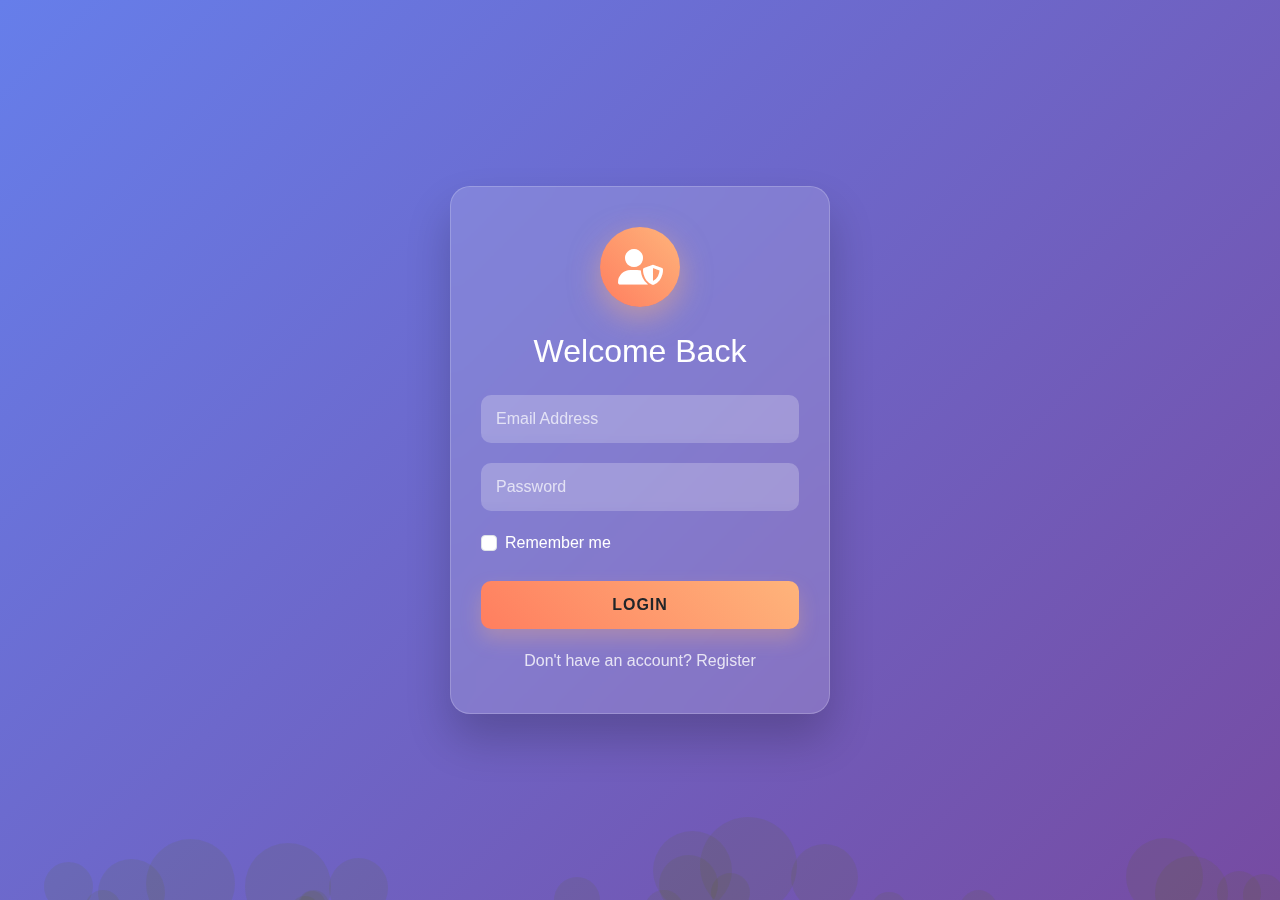
<file: index.html>
<!DOCTYPE html>
<html lang="en">
<head>
    <meta charset="UTF-8">
    <meta name="viewport" content="width=device-width, initial-scale=1.0">
    <title>LEE_shop</title>
    <link rel="icon" href="assets/images/a-svgrepo-com.svg">
    <!-- Bootstrap 5 CSS -->
    <link href="https://cdn.jsdelivr.net/npm/bootstrap@5.3.0/dist/css/bootstrap.min.css" rel="stylesheet">
    <!-- Font Awesome -->
    <link rel="stylesheet" href="https://cdnjs.cloudflare.com/ajax/libs/font-awesome/6.4.0/css/all.min.css">
    <!-- Animate.css -->
    <link rel="stylesheet" href="https://cdnjs.cloudflare.com/ajax/libs/animate.css/4.1.1/animate.min.css">
    <style>
        body {
            background: linear-gradient(135deg, #667eea 0%, #764ba2 100%);
            min-height: 100vh;
            display: flex;
            justify-content: center;
            align-items: center;
            perspective: 1000px;
            overflow: hidden;
            font-family: 'Segoe UI', Tahoma, Geneva, Verdana, sans-serif;
        }
        
        .card-3d {
            width: 380px;
            border-radius: 20px;
            background: rgba(255, 255, 255, 0.15);
            backdrop-filter: blur(10px);
            border: 1px solid rgba(255, 255, 255, 0.2);
            box-shadow: 0 25px 45px rgba(0, 0, 0, 0.2);
            transform-style: preserve-3d;
            transition: transform 0.5s ease;
            padding: 40px 30px;
        }
        
        .card-3d:hover {
            transform: rotateY(5deg) rotateX(5deg) translateZ(20px);
            box-shadow: 0 30px 50px rgba(0, 0, 0, 0.3);
        }
        
        .logo {
            width: 80px;
            height: 80px;
            background: linear-gradient(45deg, #ff7e5f, #feb47b);
            border-radius: 50%;
            display: flex;
            justify-content: center;
            align-items: center;
            margin: 0 auto 25px;
            box-shadow: 0 10px 30px rgba(254, 180, 123, 0.5);
            transform: translateZ(30px);
        }
        
        .logo i {
            font-size: 36px;
            color: white;
        }
        
        .form-control {
            background: rgba(255, 255, 255, 0.1);
            border: none;
            border-radius: 10px;
            padding: 12px 15px;
            color: white;
            margin-bottom: 20px;
            backdrop-filter: blur(5px);
            transform: translateZ(20px);
            transition: all 0.3s ease, transform 0.5s ease;
        }
        
        .form-control::placeholder {
            color: rgba(255, 255, 255, 0.7);
        }
        
        .form-control:focus {
            background: rgba(255, 255, 255, 0.2);
            color: white;
            box-shadow: 0 0 15px rgba(255, 255, 255, 0.4);
            transform: translateZ(25px);
        }
        
        .btn-login {
        background: linear-gradient(45deg, #ff7e5f, #feb47b);
            border: none;
            border-radius: 10px;
            padding: 12px;
            font-weight: 600;
            letter-spacing: 1px;
            width: 100%;
            margin-top: 10px;
            transform: translateZ(25px);
            box-shadow: 0 10px 20px rgba(254, 180, 123, 0.3);
            transition: all 0.5s ease;
            position: relative;
            overflow: hidden;
            z-index: 1;
        }
        
        .btn-login::before {
            content: '';
            position: absolute;
            top: 0;
            left: -100%;
            width: 100%;
            height: 100%;
            background: linear-gradient(90deg, transparent, rgba(255,255,255,0.2), transparent);
            transition: all 0.7s ease;
            z-index: -1;
        }
        
        .btn-login:hover::before {
            left: 100%;
        }
        
        .btn-login:hover {
            transform: translateZ(25px) translateY(-3px);
            background: linear-gradient(45deg, #221c1b, #015837, #a04a5f, #feb47b);
            color: white;
            padding: 14px;
            box-shadow: 0 15px 30px rgba(254, 180, 123, 0.6);
        }
        
        .link-register {
            color: rgba(255, 255, 255, 0.8);
            text-decoration: none;
            display: block;
            text-align: center;
            margin-top: 20px;
            transform: translateZ(15px);
            transition: all 0.3s;
        }
        
        .link-register:hover {
            color: white;
            transform: translateZ(15px) scale(1.05);
        }
        
        .floating-bubbles {
            position: absolute;
            width: 100%;
            height: 100%;
            top: 0;
            left: 0;
            z-index: -1;
            overflow: hidden;
        }
        
        .bubble {
            position: absolute;
            background: rgba(89, 112, 3, 0.1);
            border-radius: 50%;
            animation: float 15s infinite linear;
        }
        
        @keyframes float {
            0% {
                transform: translateY(0) rotate(0deg) translateZ(0);
                opacity: 1;
            }
            50% {
                transform: translateY(-500px) rotate(180deg) translateZ(100px);
                opacity: 0.7;
            }
            100% {
                transform: translateY(-1000px) rotate(360deg) translateZ(0);
                opacity: 0;
            }
        }
        
        /* Loading spinner */
        .spinner {
            display: none;
            width: 20px;
            height: 20px;
            border: 3px solid rgba(255,255,255,.3);
            border-radius: 50%;
            border-top-color: white;
            animation: spin 1s ease-in-out infinite;
            margin: 0 auto;
        }
        
        @keyframes spin {
            to { transform: rotate(360deg); }
        }
        
        /* Toast notification */
        .toast-container {
            position: fixed;
            top: 20px;
            right: 20px;
            z-index: 1100;
        }
        
        /* Responsive adjustments */
        @media (max-width: 576px) {
            .card-3d {
                width: 90%;
                padding: 20px 15px;
            }
            
            .logo {
                width: 60px;
                height: 60px;
            }
        }
    </style>
</head>
<body>
    <div class="floating-bubbles">
        <!-- Bubbles will be added dynamically by JS -->
    </div>
    
    <!-- Toast Notification Container -->
    <div class="toast-container"></div>
    
    <div class="card-3d wow animate__animated animate__zoomIn">
        <div class="logo wow animate__animated animate__bounceIn">
            <i class="fas fa-user-shield"></i>
        </div>
        <h2 class="text-center text-white mb-4 wow animate__animated animate__fadeInDown" style="transform: translateZ(25px);">Welcome Back</h2>
        
        <form id="loginForm" class="needs-validation" novalidate>
            <div class="mb-3 wow animate__animated animate__fadeInLeft" data-wow-delay="0.1s">
                <input type="email" class="form-control" id="email" placeholder="Email Address" required>
                <div class="invalid-feedback">
                    Please provide a valid email address
                </div>
            </div>
            <div class="mb-3 wow animate__animated animate__fadeInRight" data-wow-delay="0.1s">
                <input type="password" class="form-control" id="password" placeholder="Password" required>
                <div class="invalid-feedback">
                    Please enter your password
                </div>
            </div>
            <div class="mb-3 form-check wow animate__animated animate__fadeIn" data-wow-delay="0.2s">
                <input type="checkbox" class="form-check-input" id="rememberMe">
                <label class="form-check-label text-white" for="rememberMe" style="transform: translateZ(15px);">Remember me</label>
            </div>
            <button type="submit" class="btn btn-login wow animate__animated animate__fadeInUp" data-wow-delay="0.3s" id="loginBtn">
                <span id="loginText">LOGIN</span>
                <span class="spinner" id="spinner"></span>
            </button>
            <a href="register.html" class="link-register wow animate__animated animate__fadeIn" data-wow-delay="0.4s">Don't have an account? Register</a>
        </form>
    </div>

    <!-- Bootstrap 5 JS Bundle with Popper -->
    <script src="https://cdn.jsdelivr.net/npm/bootstrap@5.3.0/dist/js/bootstrap.bundle.min.js"></script>
    <!-- Wow.js -->
    <script src="https://cdnjs.cloudflare.com/ajax/libs/wow/1.1.2/wow.min.js"></script>
    
    <script>
        // Initialize wow.js
        new WOW().init();
        
        // Create floating bubbles
        const bubblesContainer = document.querySelector('.floating-bubbles');
        for (let i = 0; i < 25; i++) {
            const bubble = document.createElement('div');
            bubble.classList.add('bubble');
            
            // Random size between 10px and 100px
            const size = Math.random() * 90 + 10;
            bubble.style.width = `${size}px`;
            bubble.style.height = `${size}px`;
            
            // Random position
            bubble.style.left = `${Math.random() * 100}%`;
            bubble.style.bottom = `${Math.random() * 20 - 30}px`;
            
            // Random animation duration
            bubble.style.animationDuration = `${Math.random() * 20 + 10}s`;
            bubble.style.animationDelay = `${Math.random() * 5}s`;
            
            bubblesContainer.appendChild(bubble);
        }

        // Function to show toast notification
        function showToast(message, type = 'success') {
            const toastContainer = document.querySelector('.toast-container');
            const toastEl = document.createElement('div');
            toastEl.className = `toast show align-items-center text-white bg-${type} border-0`;
            toastEl.setAttribute('role', 'alert');
            toastEl.setAttribute('aria-live', 'assertive');
            toastEl.setAttribute('aria-atomic', 'true');
            
            toastEl.innerHTML = `
                <div class="d-flex">
                    <div class="toast-body">
                        ${message}
                    </div>
                    <button type="button" class="btn-close btn-close-white me-2 m-auto" data-bs-dismiss="toast" aria-label="Close"></button>
                </div>
            `;
            
            toastContainer.appendChild(toastEl);
            
            // Auto remove after 5 seconds
            setTimeout(() => {
                toastEl.classList.remove('show');
                setTimeout(() => toastEl.remove(), 300);
            }, 5000);
        }

        // Login form handling
        document.getElementById('loginForm').addEventListener('submit', function(e) {
            e.preventDefault();
            e.stopPropagation();
            
            const form = this;
            const email = document.getElementById('email').value;
            const password = document.getElementById('password').value;
            const loginBtn = document.getElementById('loginBtn');
            const loginText = document.getElementById('loginText');
            const spinner = document.getElementById('spinner');
            
            // Validate form
            if (!form.checkValidity()) {
                form.classList.add('was-validated');
                return;
            }
            
            // Show loading state
            loginBtn.disabled = true;
            loginText.style.display = 'none';
            spinner.style.display = 'block';
            
            // Add pulse animation to card
            document.querySelector('.card-3d').classList.add('animate__animated', 'animate__pulse');
            
            // Simulate authentication (replace with real authentication)
            setTimeout(() => {
                // Check if admin (for demo purposes)
        if (email === 'admin@example.com' && password === 'admin123') {
                    showToast('Login successful! Redirecting to dashboard...', 'success');
                    // Redirect to dashboard for admin
                    setTimeout(() => window.location.href = 'dashboard.html', 2000);
                } else if (email && password) {
                    showToast('Login successful! Redirecting to home page...', 'success');
                    // Redirect to home for regular users
                    setTimeout(() => window.location.href = 'home.html', 2000);
                } else {
                    showToast('Invalid email or password', 'danger');
                    // Reset button state
                    loginBtn.disabled = false;
                    loginText.style.display = 'inline';
                    spinner.style.display = 'none';
                    document.querySelector('.card-3d').classList.remove('animate__pulse');
                }
            }, 1500);
        });

        // Check if there's saved login data (remember me)
        document.addEventListener('DOMContentLoaded', function() {
            const rememberMe = localStorage.getItem('rememberMe') === 'true';
            if (rememberMe) {
                document.getElementById('rememberMe').checked = true;
                const savedEmail = localStorage.getItem('email');
                const savedPassword = localStorage.getItem('password');
                if (savedEmail) document.getElementById('email').value = savedEmail;
                if (savedPassword) document.getElementById('password').value = savedPassword;
            }
        });

        // Handle remember me functionality
        document.getElementById('rememberMe').addEventListener('change', function() {
            const email = document.getElementById('email').value;
            const password = document.getElementById('password').value;
            
            if (this.checked && email && password) {
                localStorage.setItem('rememberMe', 'true');
                localStorage.setItem('email', email);
                localStorage.setItem('password', password);
            } else {
                localStorage.removeItem('rememberMe');
                localStorage.removeItem('email');
                localStorage.removeItem('password');
            }
        });
    </script>
</body>
</html>
</file>
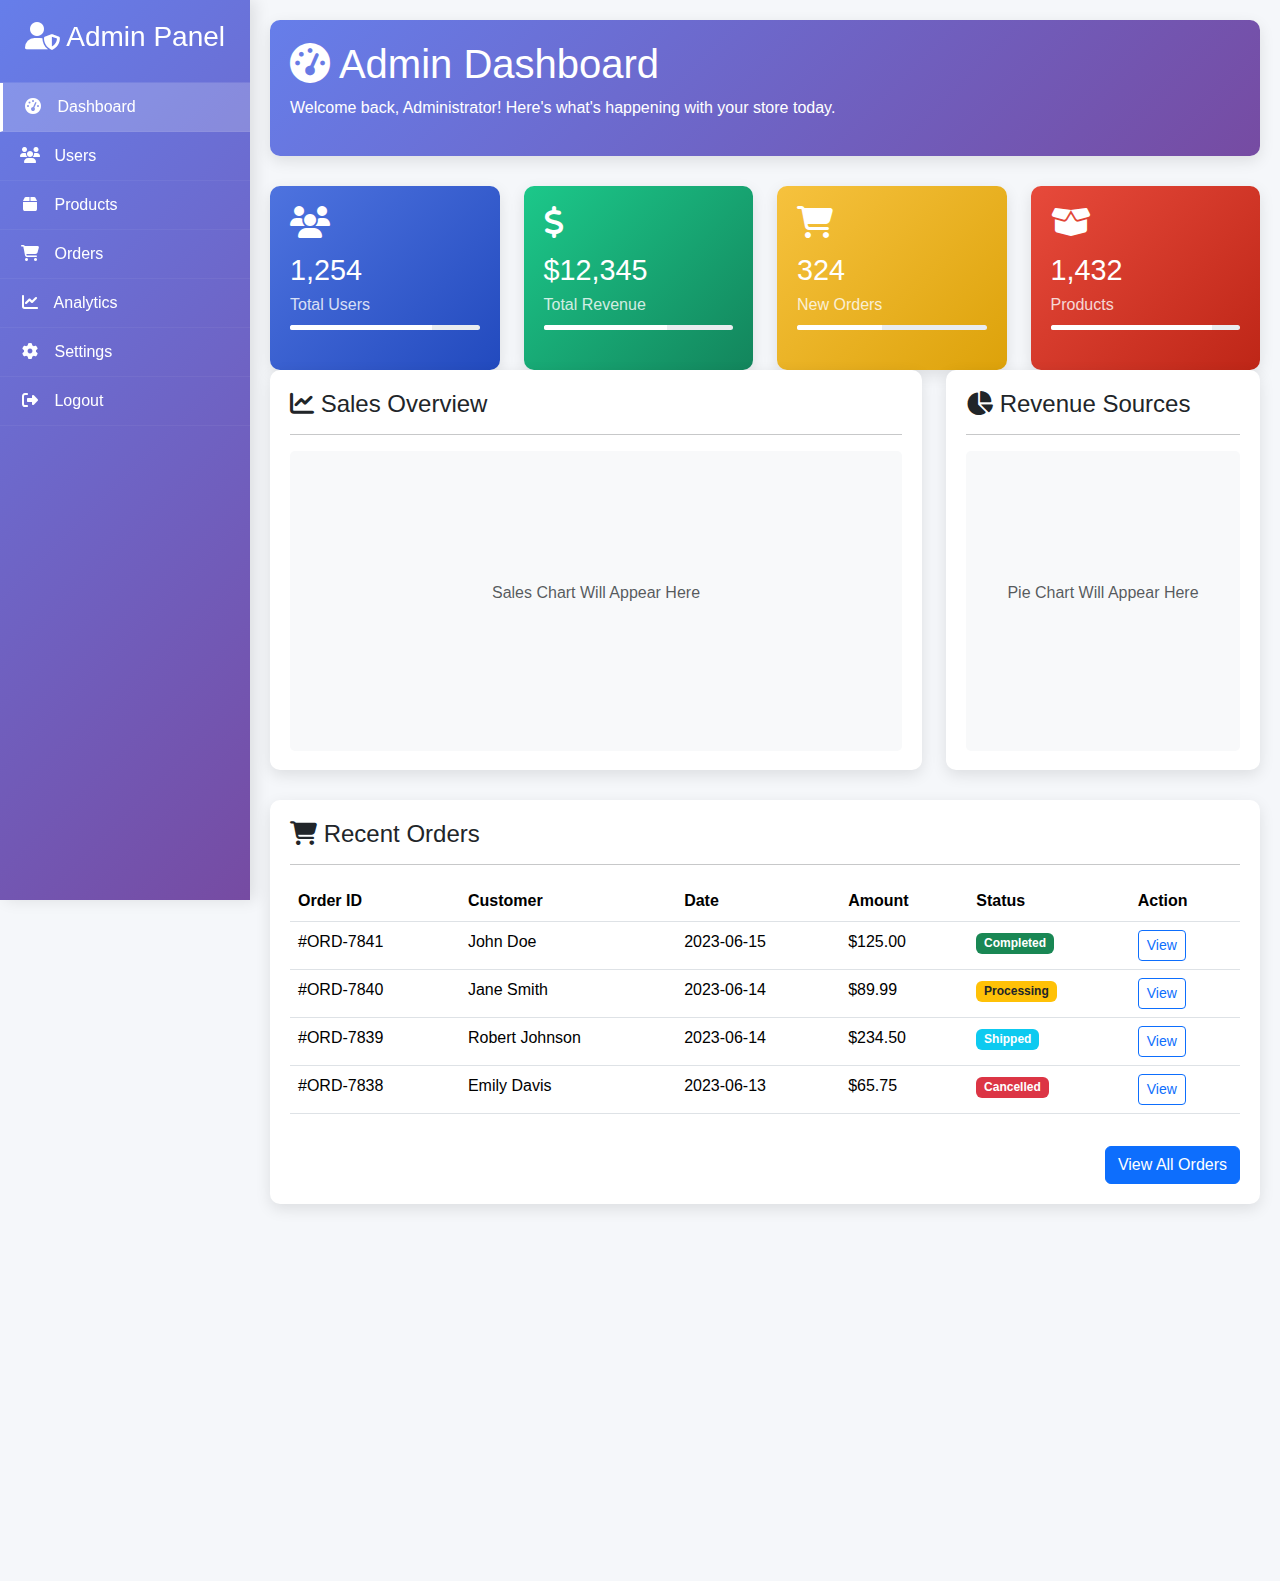
<file: dashboard.html>
<!DOCTYPE html>
<html lang="en">
<head>
    <meta charset="UTF-8">
    <meta name="viewport" content="width=device-width, initial-scale=1.0">
    <title>LEE_shop Admin Dashboard</title>
    <link rel="icon" href="assets/images/a-svgrepo-com.svg">
    <!-- Bootstrap 5 CSS -->
    <link href="https://cdn.jsdelivr.net/npm/bootstrap@5.3.0/dist/css/bootstrap.min.css" rel="stylesheet">
    <!-- Font Awesome -->
    <link rel="stylesheet" href="https://cdnjs.cloudflare.com/ajax/libs/font-awesome/6.4.0/css/all.min.css">
    <!-- Animate.css -->
    <link rel="stylesheet" href="https://cdnjs.cloudflare.com/ajax/libs/animate.css/4.1.1/animate.min.css">
    <style>
        :root {
            --primary-color: #667eea;
            --secondary-color: #764ba2;
            --dark-color: #343a40;
            --light-color: #f8f9fa;
            --success-color: #28a745;
            --warning-color: #ffc107;
            --danger-color: #dc3545;
            --info-color: #17a2b8;
    }
        
        body {
            background-color: #f5f7fa;
            font-family: 'Segoe UI', Tahoma, Geneva, Verdana, sans-serif;
            min-height: 100vh;
            overflow-x: hidden;
        }
        
        /* Sidebar */
        .sidebar {
            background: linear-gradient(135deg, var(--primary-color), var(--secondary-color));
            color: white;
            height: 100vh;
            position: fixed;
            width: 250px;
            box-shadow: 5px 0 15px rgba(0,0,0,0.1);
            transition: all 0.3s ease;
            z-index: 1000;
        }
        
        .sidebar-header {
            padding: 20px;
            border-bottom: 1px solid rgba(255,255,255,0.1);
            text-align: center;
        }
        
        .sidebar-menu {
            list-style: none;
            padding: 0;
        }
        
        .sidebar-menu li {
            padding: 12px 20px;
            border-bottom: 1px solid rgba(255,255,255,0.05);
            transition: all 0.3s;
        }
        
        .sidebar-menu li:hover {
            background-color: rgba(255,255,255,0.1);
            padding-left: 25px;
        }
        
        .sidebar-menu li.active {
            background-color: rgba(255,255,255,0.2);
            border-left: 3px solid white;
        }
        
        .sidebar-menu a {
            color: white;
            text-decoration: none;
            display: block;
        }
        
        .sidebar-menu i {
            margin-right: 10px;
            width: 20px;
            text-align: center;
        }
        
        /* Main Content */
        .main-content {
            margin-left: 250px;
            padding: 20px;
            transition: all 0.3s ease;
        }
        
        /* Dashboard Header */
        .dashboard-header {
            background: linear-gradient(135deg, var(--primary-color), var(--secondary-color));
            color: white;
            padding: 20px;
            border-radius: 10px;
            margin-bottom: 30px;
            box-shadow: 0 5px 15px rgba(0,0,0,0.1);
        }
        
        /* Stats Cards */
        .stat-card {
            border-radius: 10px;
            padding: 20px;
            color: white;
            margin-bottom: 20px;
            transition: all 0.3s ease;
            box-shadow: 0 5px 15px rgba(0,0,0,0.1);
            height: 100%;
        }
        
        .stat-card:hover {
            box-shadow: 0 10px 25px rgba(0,0,0,0.2);
        }
        
        .stat-card i {
            font-size: 2rem;
            margin-bottom: 15px;
        }
        
        .stat-card h3 {
            font-size: 1.8rem;
            margin-bottom: 5px;
        }
        
        .stat-card p {
            opacity: 0.8;
            margin-bottom: 0;
        }
        
        .card-users {
            background: linear-gradient(135deg, #4e73df, #224abe);
        }
        
        .card-revenue {
            background: linear-gradient(135deg, #1cc88a, #13855c);
        }
        
        .card-orders {
            background: linear-gradient(135deg, #f6c23e, #dda20a);
        }
        
        .card-products {
            background: linear-gradient(135deg, #e74a3b, #be2617);
        }
        
        /* Recent Orders Table */
        .recent-orders {
            background-color: white;
            border-radius: 10px;
            padding: 20px;
            box-shadow: 0 5px 15px rgba(0,0,0,0.1);
            margin-bottom: 30px;
        }
        
        /* Chart Container */
        .chart-container {
            background-color: white;
            border-radius: 10px;
            padding: 20px;
            box-shadow: 0 5px 15px rgba(0,0,0,0.1);
            margin-bottom: 30px;
            height: 400px;
        }
        
        /* Responsive Adjustments */
        @media (max-width: 992px) {
            .sidebar {
                width: 80px;
                overflow: hidden;
            }
            
            .sidebar-header h3, 
            .sidebar-menu span {
                display: none;
            }
            
            .sidebar-menu i {
                margin-right: 0;
                font-size: 1.2rem;
            }
            
            .sidebar-menu li {
                text-align: center;
                padding: 15px 10px;
            }
            
            .main-content {
                margin-left: 80px;
            }
        }
        
        @media (max-width: 768px) {
            .sidebar {
                left: -100%;
            }
            
            .sidebar.active {
                left: 0;
            }
            
            .main-content {
                margin-left: 0;
            }
            
            .menu-toggle {
                display: block !important;
            }
        }
        
        /* Menu Toggle Button */
        .menu-toggle {
            display: none;
            position: fixed;
            top: 20px;
            left: 20px;
            z-index: 1100;
            background: rgba(255,255,255,0.9);
            border: none;
            width: 40px;
            height: 40px;
            border-radius: 50%;
            font-size: 1.2rem;
            box-shadow: 0 2px 10px rgba(0,0,0,0.1);
        }
    </style>
</head>
<body>
    <!-- Menu Toggle Button (Mobile Only) -->
    <button class="menu-toggle" id="menuToggle">
        <i class="fas fa-bars"></i>
    </button>

    <!-- Sidebar -->
    <div class="sidebar wow animate__animated animate__fadeInLeft" id="sidebar">
        <div class="sidebar-header">
            <h3><i class="fas fa-user-shield"></i> Admin Panel</h3>
        </div>
        <ul class="sidebar-menu">
            <li class="active">
                <a href="#"><i class="fas fa-tachometer-alt"></i> <span>Dashboard</span></a>
            </li>
            <li>
                <a href="#"><i class="fas fa-users"></i> <span>Users</span></a>
            </li>
            <li>
                <a href="#"><i class="fas fa-box"></i> <span>Products</span></a>
            </li>
            <li>
                <a href="#"><i class="fas fa-shopping-cart"></i> <span>Orders</span></a>
            </li>
            <li>
                <a href="#"><i class="fas fa-chart-line"></i> <span>Analytics</span></a>
            </li>
            <li>
                <a href="#"><i class="fas fa-cog"></i> <span>Settings</span></a>
            </li>
            <li>
                <a href="index.html"><i class="fas fa-sign-out-alt"></i> <span>Logout</span></a>
            </li>
        </ul>
    </div>

    <!-- Main Content -->
    <div class="main-content wow animate__animated animate__fadeInRight">
        <!-- Dashboard Header -->
        <div class="dashboard-header">
            <h1><i class="fas fa-tachometer-alt"></i> Admin Dashboard</h1>
            <p>Welcome back, Administrator! Here's what's happening with your store today.</p>
        </div>

        <!-- Stats Cards -->
        <div class="row">
            <div class="col-md-6 col-lg-3 wow animate__animated animate__fadeInUp" data-wow-delay="0.1s">
                <div class="stat-card card-users">
                    <i class="fas fa-users"></i>
                    <h3>1,254</h3>
                    <p>Total Users</p>
                    <div class="progress mt-2" style="height: 5px;">
                        <div class="progress-bar bg-white" style="width: 75%"></div>
                    </div>
                </div>
            </div>
            <div class="col-md-6 col-lg-3 wow animate__animated animate__fadeInUp" data-wow-delay="0.2s">
                <div class="stat-card card-revenue">
                    <i class="fas fa-dollar-sign"></i>
                    <h3>$12,345</h3>
                    <p>Total Revenue</p>
                    <div class="progress mt-2" style="height: 5px;">
                        <div class="progress-bar bg-white" style="width: 65%"></div>
                    </div>
                </div>
            </div>
            <div class="col-md-6 col-lg-3 wow animate__animated animate__fadeInUp" data-wow-delay="0.3s">
                <div class="stat-card card-orders">
                    <i class="fas fa-shopping-cart"></i>
                    <h3>324</h3>
                    <p>New Orders</p>
                    <div class="progress mt-2" style="height: 5px;">
                        <div class="progress-bar bg-white" style="width: 45%"></div>
                    </div>
                </div>
            </div>
            <div class="col-md-6 col-lg-3 wow animate__animated animate__fadeInUp" data-wow-delay="0.4s">
                <div class="stat-card card-products">
                    <i class="fas fa-box-open"></i>
                    <h3>1,432</h3>
                    <p>Products</p>
                    <div class="progress mt-2" style="height: 5px;">
                        <div class="progress-bar bg-white" style="width: 85%"></div>
                    </div>
                </div>
            </div>
        </div>

        <!-- Charts and Tables Row -->
        <div class="row">
            <div class="col-lg-8 wow animate__animated animate__fadeInLeft" data-wow-delay="0.2s">
                <div class="chart-container">
                    <h4><i class="fas fa-chart-line"></i> Sales Overview</h4>
                    <hr>
                    <!-- Chart Placeholder -->
                    <div style="height: 300px; display: flex; align-items: center; justify-content: center; background-color: #f8f9fa; border-radius: 5px;">
                        <p class="text-muted">Sales Chart Will Appear Here</p>
                    </div>
                </div>
            </div>
            <div class="col-lg-4 wow animate__animated animate__fadeInRight" data-wow-delay="0.2s">
                <div class="chart-container">
                    <h4><i class="fas fa-chart-pie"></i> Revenue Sources</h4>
                    <hr>
                    <!-- Pie Chart Placeholder -->
                    <div style="height: 300px; display: flex; align-items: center; justify-content: center; background-color: #f8f9fa; border-radius: 5px;">
                        <p class="text-muted">Pie Chart Will Appear Here</p>
                    </div>
                </div>
            </div>
        </div>

        <!-- Recent Orders -->
        <div class="row">
            <div class="col-12 wow animate__animated animate__fadeInUp" data-wow-delay="0.3s">
                <div class="recent-orders">
                    <h4><i class="fas fa-shopping-cart"></i> Recent Orders</h4>
                    <hr>
                    <div class="table-responsive">
                        <table class="table table-hover">
                            <thead>
                                <tr>
                                    <th>Order ID</th>
                                    <th>Customer</th>
                                    <th>Date</th>
                                    <th>Amount</th>
                                    <th>Status</th>
                                    <th>Action</th>
                                </tr>
                            </thead>
                            <tbody>
                                <tr>
                                    <td>#ORD-7841</td>
                                    <td>John Doe</td>
                                    <td>2023-06-15</td>
                                    <td>$125.00</td>
                                    <td><span class="badge bg-success">Completed</span></td>
                                    <td><button class="btn btn-sm btn-outline-primary">View</button></td>
                                </tr>
                                <tr>
                                    <td>#ORD-7840</td>
                                    <td>Jane Smith</td>
                                    <td>2023-06-14</td>
                                    <td>$89.99</td>
                                    <td><span class="badge bg-warning text-dark">Processing</span></td>
                                    <td><button class="btn btn-sm btn-outline-primary">View</button></td>
                                </tr>
                                <tr>
                                    <td>#ORD-7839</td>
                                    <td>Robert Johnson</td>
                                    <td>2023-06-14</td>
                                    <td>$234.50</td>
                                    <td><span class="badge bg-info">Shipped</span></td>
                                    <td><button class="btn btn-sm btn-outline-primary">View</button></td>
                                </tr>
                                <tr>
                                    <td>#ORD-7838</td>
                                    <td>Emily Davis</td>
                                    <td>2023-06-13</td>
                                    <td>$65.75</td>
                                    <td><span class="badge bg-danger">Cancelled</span></td>
                                    <td><button class="btn btn-sm btn-outline-primary">View</button></td>
                                </tr>
                            </tbody>
                        </table>
                    </div>
                    <div class="text-end mt-3">
                        <a href="#" class="btn btn-primary">View All Orders</a>
                    </div>
                </div>
            </div>
        </div>

        <!-- Quick Stats -->
        <div class="row">
            <div class="col-md-6 wow animate__animated animate__fadeInUp" data-wow-delay="0.4s">
                <div class="recent-orders">
                    <h4><i class="fas fa-user-plus"></i> New Customers</h4>
                    <hr>
                    <div class="list-group">
                        <a href="#" class="list-group-item list-group-item-action">
                            <div class="d-flex w-100 justify-content-between">
                                <h5 class="mb-1">Sarah Johnson</h5>
                                <small>Today</small>
                            </div>
                            <p class="mb-1">sarah@example.com</p>
                            <small>From: United States</small>
                        </a>
                        <a href="#" class="list-group-item list-group-item-action">
                            <div class="d-flex w-100 justify-content-between">
                                <h5 class="mb-1">David Wilson</h5>
                                <small>Yesterday</small>
                            </div>
                            <p class="mb-1">david@example.com</p>
                            <small>From: Canada</small>
                        </a>
                    </div>
                </div>
            </div>
            <div class="col-md-6 wow animate__animated animate__fadeInUp" data-wow-delay="0.4s">
                <div class="recent-orders">
                    <h4><i class="fas fa-box"></i> Low Stock Products</h4>
                    <hr>
                    <div class="list-group">
                        <a href="#" class="list-group-item list-group-item-action">
                            <div class="d-flex w-100 justify-content-between">
                                <h5 class="mb-1">Wireless Headphones</h5>
                                <span class="badge bg-danger">2 left</span>
                            </div>
                            <p class="mb-1">SKU: WH-2023</p>
                        </a>
                        <a href="#" class="list-group-item list-group-item-action">
                            <div class="d-flex w-100 justify-content-between">
                                <h5 class="mb-1">Smart Watch</h5>
                                <span class="badge bg-warning text-dark">5 left</span>
                            </div>
                            <p class="mb-1">SKU: SW-2023</p>
                        </a>
                    </div>
                </div>
            </div>
        </div>
    </div>

    <!-- Bootstrap 5 JS Bundle with Popper -->
    <script src="https://cdn.jsdelivr.net/npm/bootstrap@5.3.0/dist/js/bootstrap.bundle.min.js"></script>
    <!-- Wow.js -->
    <script src="https://cdnjs.cloudflare.com/ajax/libs/wow/1.1.2/wow.min.js"></script>
    
    <script>
        // Initialize wow.js
        new WOW().init();
        
        // Toggle sidebar on mobile
        document.getElementById('menuToggle').addEventListener('click', function() {
            document.getElementById('sidebar').classList.toggle('active');
        });
    </script>
</body>
</html>
</file>
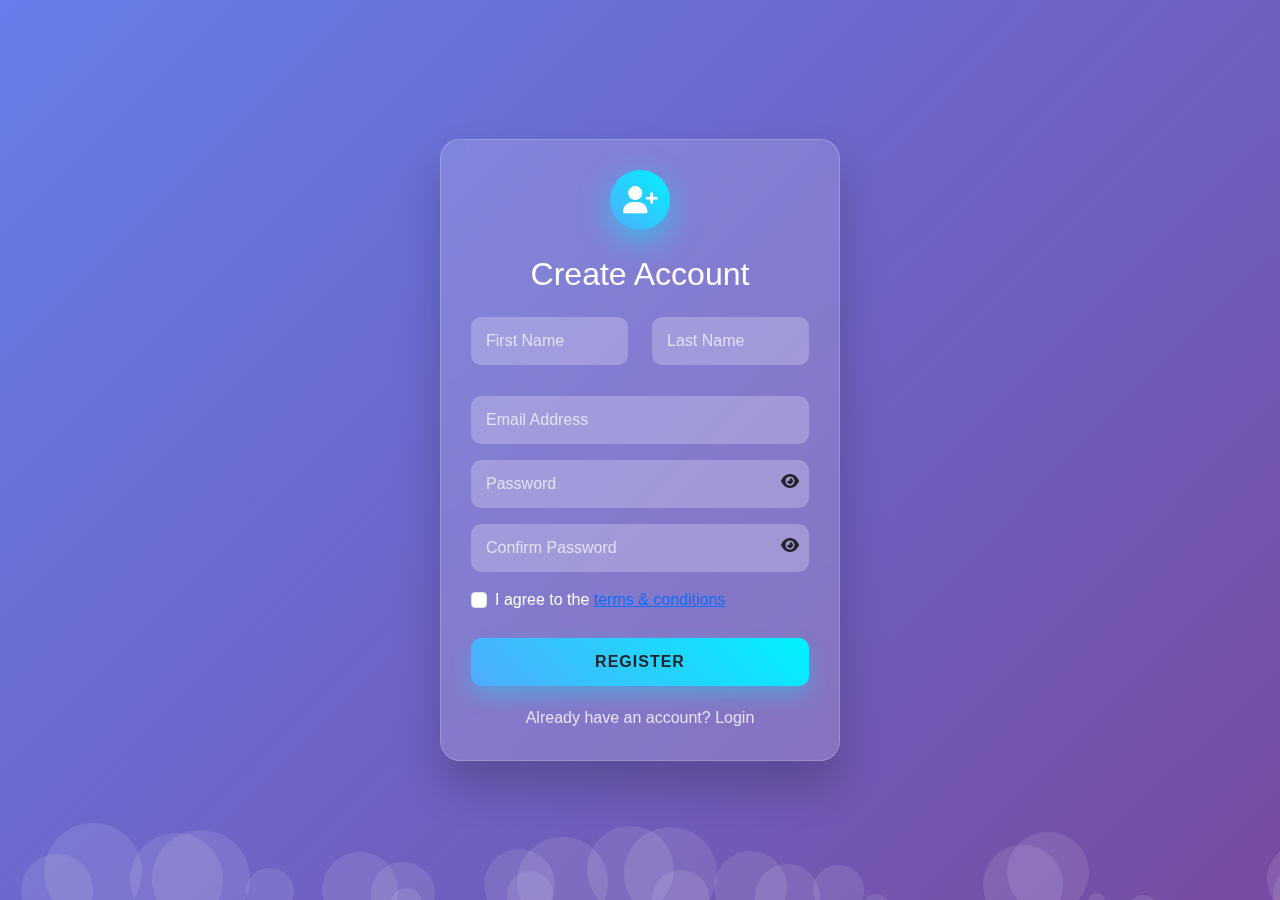
<file: register.html>
<!DOCTYPE html>
<html lang="en">
<head>
    <meta charset="UTF-8">
    <meta name="viewport" content="width=device-width, initial-scale=1.0">
    <title>LEE_shop</title>
    <link rel="icon" href="assets/images/a-svgrepo-com.svg">
    <!-- Bootstrap 5 CSS -->
    <link href="https://cdn.jsdelivr.net/npm/bootstrap@5.3.0/dist/css/bootstrap.min.css" rel="stylesheet">
    <!-- Font Awesome -->
    <link rel="stylesheet" href="https://cdnjs.cloudflare.com/ajax/libs/font-awesome/6.4.0/css/all.min.css">
    <!-- Animate.css -->
    <link rel="stylesheet" href="https://cdnjs.cloudflare.com/ajax/libs/animate.css/4.1.1/animate.min.css">
    <style>
        body {
            background: linear-gradient(135deg, #667eea 0%, #764ba2 100%);
            min-height: 100vh;
            display: flex;
            justify-content: center;
            align-items: center;
            perspective: 1000px;
            overflow: hidden;
            font-family: 'Segoe UI', Tahoma, Geneva, Verdana, sans-serif;
        }
        
        .card-3d {
            width: 400px;
            border-radius: 20px;
            background: rgba(255, 255, 255, 0.15);
            backdrop-filter: blur(10px);
            border: 1px solid rgba(255, 255, 255, 0.2);
            box-shadow: 0 25px 45px rgba(0, 0, 0, 0.2);
            transform-style: preserve-3d;
            transition: transform 0.5s ease;
            padding: 30px;
            animation-duration: 1s;
        }
        
        .card-3d:hover {
            transform: rotateY(5deg) rotateX(5deg) translateZ(20px);
            box-shadow: 0 30px 50px rgba(0, 0, 0, 0.3);
        }
        
        .logo {
            width: 60px;
            height: 60px;
            background: linear-gradient(45deg, #4facfe, #00f2fe);
            border-radius: 50%;
            display: flex;
            justify-content: center;
            align-items: center;
            margin: 0 auto 25px;
            box-shadow: 0 10px 30px rgba(0, 242, 254, 0.5);
            transform: translateZ(30px);
            animation-duration: 1s;
        }
        
        .logo i {
            font-size: 28px;
            color: white;
        }
        
        .form-control {
            background: rgba(255, 255, 255, 0.1);
            border: none;
            border-radius: 10px;
            padding: 12px 15px;
            color: white;
            margin-bottom: 15px;
            backdrop-filter: blur(5px);
            transform: translateZ(20px);
            transition: all 0.3s ease, transform 0.5s ease;
        }
        
        .form-control::placeholder {
            color: rgba(255, 255, 255, 0.7);
        }
        
        .form-control:focus {
            background: rgba(255, 255, 255, 0.2);
            color: white;
            box-shadow: 0 0 15px rgba(255, 255, 255, 0.4);
            transform: translateZ(25px);
        }
        
        .btn-register {
            background: linear-gradient(45deg, #4facfe, #00f2fe);
            border: none;
            border-radius: 10px;
            padding: 12px;
            font-weight: 600;
            letter-spacing: 1px;
            width: 100%;
            margin-top: 10px;
            transform: translateZ(25px);
            box-shadow: 0 10px 20px rgba(0, 242, 254, 0.3);
            transition: all 0.5s ease;
            position: relative;
            overflow: hidden;
            z-index: 1;
        }
        
        .btn-register::before {
            content: '';
            position: absolute;
            top: 0;
            left: -100%;
            width: 100%;
            height: 100%;
            background: linear-gradient(90deg, transparent, rgba(255,255,255,0.2), transparent);
            transition: all 0.7s ease;
            z-index: -1;
        }
        
        .btn-register:hover::before {
            left: 100%;
        }
        
        .btn-register:hover {
            transform: translateZ(25px) translateY(-3px);
            box-shadow: 0 15px 30px rgba(0, 242, 254, 0.6);
        }
        
        .link-login {
            color: rgba(255, 255, 255, 0.8);
            text-decoration: none;
            display: block;
            text-align: center;
            margin-top: 20px;
            transform: translateZ(15px);
            transition: all 0.3s;
        }
        
        .link-login:hover {
            color: white;
            transform: translateZ(15px) scale(1.05);
        }
        
        .floating-bubbles {
            position: absolute;
            width: 100%;
            height: 100%;
            top: 0;
            left: 0;
            z-index: -1;
            overflow: hidden;
        }
        
        .bubble {
            position: absolute;
            background: rgba(255, 255, 255, 0.1);
            border-radius: 50%;
            animation: float 15s infinite linear;
        }
        
        @keyframes float {
            0% {
                transform: translateY(0) rotate(0deg) translateZ(0);
                opacity: 1;
            }
            50% {
                transform: translateY(-500px) rotate(180deg) translateZ(100px);
                opacity: 0.7;
            }
            100% {
                transform: translateY(-1000px) rotate(360deg) translateZ(0);
                opacity: 0;
            }
        }
        
        /* Responsive adjustments */
        @media (max-width: 576px) {
            .card-3d {
                width: 90%;
                padding: 20px 15px;
            }
            
            .logo {
                width: 50px;
                height: 50px;
            }
        }
    </style>
</head>
<body>
    <div class="floating-bubbles">
        <!-- Bubbles will be added dynamically by JS -->
    </div>
    
    <div class="card-3d wow animate__animated animate__zoomIn">
        <div class="logo wow animate__animated animate__bounceIn">
            <i class="fas fa-user-plus"></i>
        </div>
        <h2 class="text-center text-white mb-4 wow animate__animated animate__fadeInDown" style="transform: translateZ(25px);">Create Account</h2>
        
        <form id="registrationForm" class="needs-validation" novalidate>
            <div class="row">
                <div class="col-md-6 mb-3 wow animate__animated animate__fadeInLeft" data-wow-delay="0.1s">
                    <input type="text" class="form-control" id="firstName" placeholder="First Name" required
                           pattern="[A-Za-z]{2,}" minlength="2" maxlength="50">
                    <div class="invalid-feedback">
                        Please enter a valid first name (2-50 letters, no numbers/special chars)
                    </div>
                    <div class="valid-feedback">
                        Looks good!
                    </div>
                </div>
                <div class="col-md-6 mb-3 wow animate__animated animate__fadeInRight" data-wow-delay="0.1s">
                    <input type="text" class="form-control" id="lastName" placeholder="Last Name" required
                           pattern="[A-Za-z]{2,}" minlength="2" maxlength="50">
                    <div class="invalid-feedback">
                        Please enter a valid last name (2-50 letters, no numbers/special chars)
                    </div>
                    <div class="valid-feedback">
                        Looks good!
                    </div>
                </div>
            </div>
            
            <div class="mb-3 wow animate__animated animate__fadeInUp" data-wow-delay="0.2s">
                <input type="email" class="form-control" id="email" placeholder="Email Address" required>
                <div class="invalid-feedback">
                    Please provide a valid email address
                </div>
                <div class="valid-feedback">
                    Email looks good!
                </div>
            </div>
            
            <div class="mb-3 position-relative wow animate__animated animate__fadeInUp" data-wow-delay="0.3s">
                <input type="password" class="form-control" id="password" placeholder="Password" required
                       minlength="8" pattern="^(?=.*[a-z])(?=.*[A-Z])(?=.*\d)(?=.*[@$!%*?&])[A-Za-z\d@$!%*?&]{8,}$">
                <div class="invalid-feedback">
                    Password must contain:
                    <ul class="mt-1">
                        <li>At least 8 characters</li>
                        <li>1 uppercase letter</li>
                        <li>1 lowercase letter</li>
                        <li>1 number</li>
                        <li>1 special character</li>
                    </ul>
                </div>
                <div class="valid-feedback">
                    Strong password!
                </div>
                <div class="password-toggle" style="position: absolute; right: 10px; top: 10px; cursor: pointer;">
                    <i class="fas fa-eye"></i>
                </div>
            </div>
            
            <div class="mb-3 position-relative wow animate__animated animate__fadeInUp" data-wow-delay="0.4s">
                <input type="password" class="form-control" id="confirmPassword" placeholder="Confirm Password" required>
                <div class="invalid-feedback">
                    Passwords do not match
                </div>
                <div class="valid-feedback">
                    Passwords match!
                </div>
                <div class="password-toggle" style="position: absolute; right: 10px; top: 10px; cursor: pointer;">
                    <i class="fas fa-eye"></i>
                </div>
            </div>
            
            <div class="mb-3 form-check wow animate__animated animate__fadeIn" data-wow-delay="0.5s">
                <input type="checkbox" class="form-check-input" id="terms" required>
                <label class="form-check-label text-white" for="terms">
                    I agree to the <a href="#" data-bs-toggle="modal" data-bs-target="#termsModal" class="animate__animated animate__fadeIn">terms & conditions</a>
                </label>
                <div class="invalid-feedback">
                    You must agree to the terms and conditions
                </div>
            </div>
            
            <button type="submit" class="btn btn-register w-100 wow animate__animated animate__fadeInUp" data-wow-delay="0.6s">
                <span class="spinner-border spinner-border-sm d-none" role="status" aria-hidden="true"></span>
                REGISTER
            </button>
            
            <div class="mt-3 text-center wow animate__animated animate__fadeIn" data-wow-delay="0.7s">
                <a href="index.html" class="link-login">Already have an account? Login</a>
            </div>
        </form>
    </div>

    <!-- Terms Modal -->
    <div class="modal fade" id="termsModal" tabindex="-1" aria-hidden="true">
        <div class="modal-dialog modal-dialog-scrollable">
            <div class="modal-content wow animate__animated animate__zoomIn">
                <div class="modal-header">
                    <h5 class="modal-title">Terms & Conditions</h5>
                    <button type="button" class="btn-close" data-bs-dismiss="modal" aria-label="Close"></button>
                </div>
                <div class="modal-body">
                    <h6>1. Acceptance of Terms</h6>
                    <p>By registering an account, you agree to be bound by these Terms and Conditions.</p>
                    
                    <h6>2. User Responsibilities</h6>
                    <p>You are responsible for maintaining the confidentiality of your account and password.</p>
                    
                    <h6>3. Privacy Policy</h6>
                    <p>Your personal information will be handled in accordance with our Privacy Policy.</p>
                    
                    <h6>4. Account Security</h6>
                    <p>You must notify us immediately of any unauthorized use of your account.</p>
                </div>
                <div class="modal-footer">
                    <button type="button" class="btn btn-secondary" data-bs-dismiss="modal">Close</button>
                </div>
            </div>
        </div>
    </div>

    <!-- Bootstrap 5 JS Bundle with Popper -->
    <script src="https://cdn.jsdelivr.net/npm/bootstrap@5.3.0/dist/js/bootstrap.bundle.min.js"></script>
    <!-- Wow.js -->
    <script src="https://cdnjs.cloudflare.com/ajax/libs/wow/1.1.2/wow.min.js"></script>
    
    <script>
        // Initialize wow.js
        new WOW().init();
        
        // Create floating bubbles
        const bubblesContainer = document.querySelector('.floating-bubbles');
        for (let i = 0; i < 25; i++) {
            const bubble = document.createElement('div');
            bubble.classList.add('bubble');
            
            // Random size between 10px and 100px
            const size = Math.random() * 90 + 10;
            bubble.style.width = `${size}px`;
            bubble.style.height = `${size}px`;
            
            // Random position
            bubble.style.left = `${Math.random() * 100}%`;
            bubble.style.bottom = `${Math.random() * 20 - 30}px`;
            
            // Random animation duration
            bubble.style.animationDuration = `${Math.random() * 20 + 10}s`;
            bubble.style.animationDelay = `${Math.random() * 5}s`;
            
            bubblesContainer.appendChild(bubble);
        }
        
        // Enhanced form validation
        document.addEventListener('DOMContentLoaded', function() {
            const form = document.getElementById('registrationForm');
            const password = document.getElementById('password');
            const confirmPassword = document.getElementById('confirmPassword');
            
            // Password toggle functionality
            document.querySelectorAll('.password-toggle').forEach(toggle => {
                toggle.addEventListener('click', function() {
                    const input = this.parentElement.querySelector('input');
                    const icon = this.querySelector('i');
                    
                    if (input.type === 'password') {
                        input.type = 'text';
                        icon.classList.replace('fa-eye', 'fa-eye-slash');
                    } else {
                        input.type = 'password';
                        icon.classList.replace('fa-eye-slash', 'fa-eye');
                    }
                });
            });
            
            // Custom password validation
            confirmPassword.addEventListener('input', function() {
                if (password.value !== confirmPassword.value) {
                    confirmPassword.setCustomValidity("Passwords do not match");
                    confirmPassword.classList.add('is-invalid');
                    confirmPassword.classList.remove('is-valid');
                } else {
                    confirmPassword.setCustomValidity("");
                    confirmPassword.classList.remove('is-invalid');
                    confirmPassword.classList.add('is-valid');
                }
            });
            
            // Form submission handler
            form.addEventListener('submit', function(event) {
                event.preventDefault();
                event.stopPropagation();
                
                if (!form.checkValidity()) {
                    form.classList.add('was-validated');
                    return;
                }
                
                // Show loading spinner
                const submitBtn = form.querySelector('button[type="submit"]');
                submitBtn.disabled = true;
                submitBtn.querySelector('.spinner-border').classList.remove('d-none');
                
                // Add pulse animation to card
                document.querySelector('.card-3d').classList.add('animate__animated', 'animate__pulse');
                
                // Simulate form submission (replace with actual AJAX call)
                setTimeout(() => {
                    // Show success animation
                    document.querySelector('.card-3d').classList.remove('animate__pulse');
                    document.querySelector('.card-3d').classList.add('animate__bounce');
                    
                    setTimeout(() => {
                        alert('Registration successful!');
                        form.reset();
                        form.classList.remove('was-validated');
                        submitBtn.disabled = false;
                        submitBtn.querySelector('.spinner-border').classList.add('d-none');
                        document.querySelector('.card-3d').classList.remove('animate__bounce');
                        
                        // Reset validation states
                        form.querySelectorAll('.form-control').forEach(input => {
                            input.classList.remove('is-valid');
                        });
                    }, 1000);
                }, 1500);
            });
            
            // Real-time validation feedback
            form.querySelectorAll('input').forEach(input => {
                input.addEventListener('input', function() {
                    if (this.checkValidity()) {
                        this.classList.remove('is-invalid');
                        this.classList.add('is-valid');
                    } else {
                        this.classList.remove('is-valid');
                    }
                });
            });
        });
    </script>
</body>
</html>
</file>
